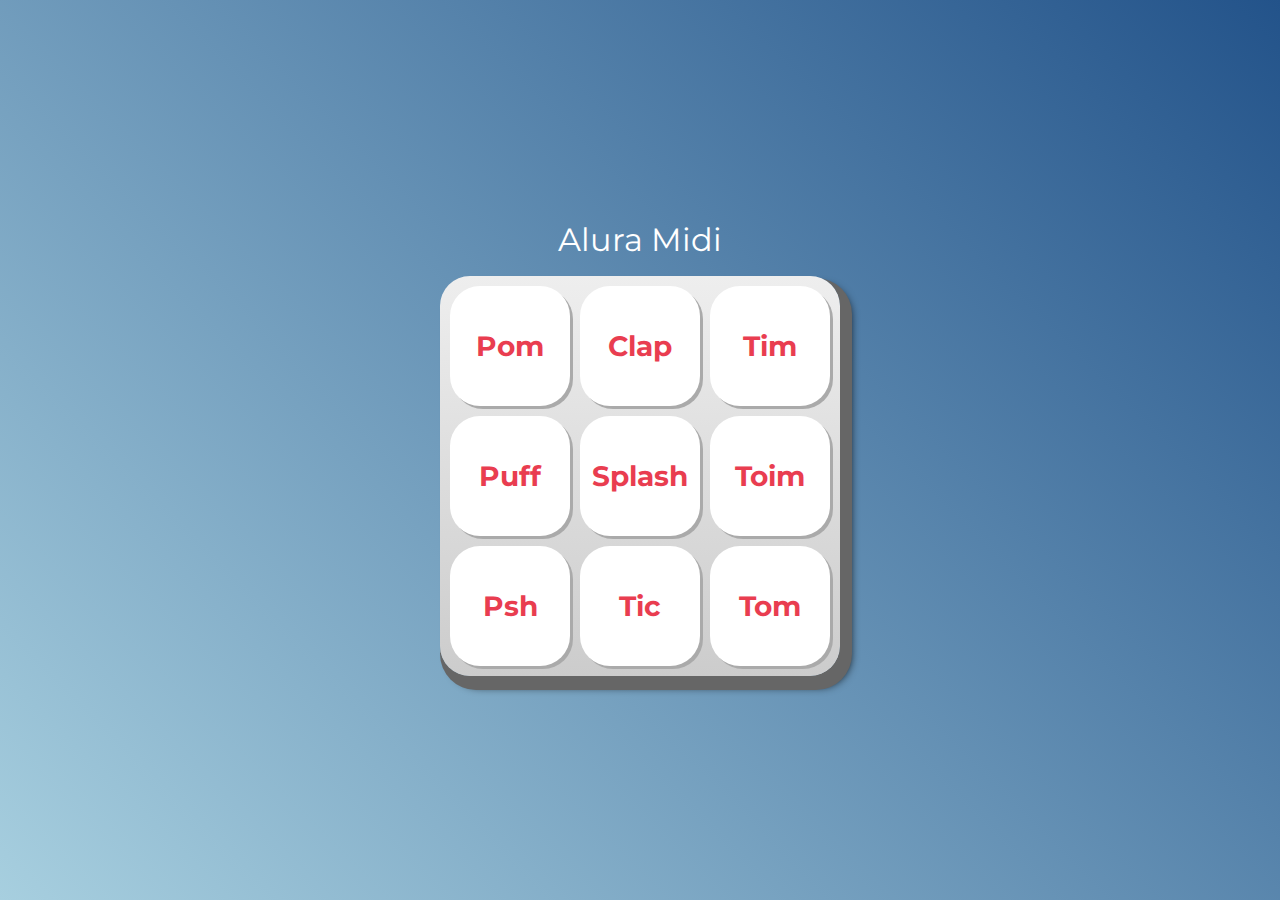
<file: aluramid/aluramidi-curso-arquivos-iniciais/index.html>
<!DOCTYPE html>
<html lang="pt-BR">
<head>
    <meta charset="UTF-8">
    <meta http-equiv="X-UA-Compatible" content="IE=edge">
    <meta name="viewport" content="width=device-width, initial-scale=1.0">

    <title>Alura MIDI</title>

    <link rel="preconnect" href="https://fonts.googleapis.com">
    <link rel="preconnect" href="https://fonts.gstatic.com" crossorigin>
    <link href="https://fonts.googleapis.com/css2?family=Montserrat:wght@500;600&display=swap" rel="stylesheet">

    <link rel="icon" type="image/png" href="images/bateria.png">
    <link rel="stylesheet" href="css/reset.css">
    <link rel="stylesheet" href="css/estilos.css">

    
</head>
<body>

    <h1>Alura Midi</h1>

    <section class="teclado">
        <button class="tecla tecla_pom">Pom</button>
        <button class="tecla tecla_clap">Clap</button>
        <button class="tecla tecla_tim">Tim</button>

        <button class="tecla tecla_puff">Puff</button>
        <button class="tecla tecla_splash">Splash</button>
        <button class="tecla tecla_toim">Toim</button>

        <button class="tecla tecla_psh">Psh</button>
        <button class="tecla tecla_tic">Tic</button>
        <button class="tecla tecla_tom">Tom</button>
    </section>

    <audio src="sounds/keyq.wav" id="som_tecla_pom"></audio>
    <audio src="sounds/keyw.wav" id="som_tecla_clap"></audio>
    <audio src="sounds/keye.wav" id="som_tecla_tim"></audio>
    <audio src="sounds/keya.wav" id="som_tecla_puff"></audio>
    <audio src="sounds/keys.wav" id="som_tecla_splash"></audio>
    <audio src="sounds/keyd.wav" id="som_tecla_toim"></audio>
    <audio src="sounds/keyz.wav" id="som_tecla_psh"></audio>
    <audio src="sounds/keyx.wav" id="som_tecla_tic"></audio>
    <audio src="sounds/keyc.wav" id="som_tecla_tom"></audio>

    <script src="main.js"></script>
</body>
</html>
</file>
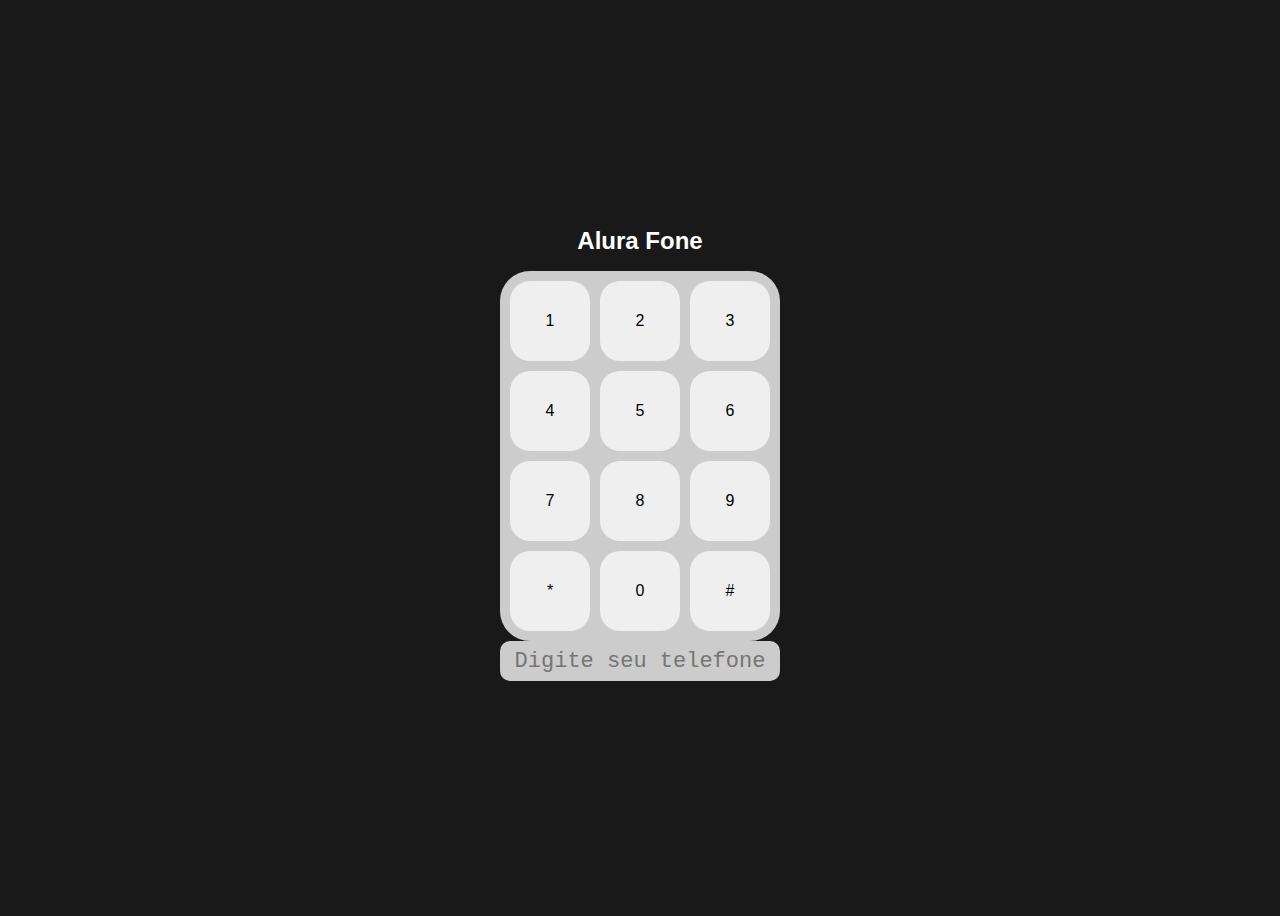
<file: aluramid/desafio.html>
<!DOCTYPE html>
<html lang="pt-BR">
<head>
    <meta charset="UTF-8">
    <meta http-equiv="X-UA-Compatible" content="IE=edge">
    <meta name="viewport" content="width=device-width, initial-scale=1.0">
    <link rel="stylesheet" href="desafio.estilo.css">
</head>
<body>
<h1> Alura Fone </h1>
 <section class="teclado">
    <input type="button" value="1">
    <input type="button" value="2">
    <input type="button" value="3">
    <input type="button" value="4">
    <input type="button" value="5">
    <input type="button" value="6">
    <input type="button" value="7">
    <input type="button" value="8">
    <input type="button" value="9">
    <input type="button" value="*">
    <input type="button" value="0">
    <input type="button" value="#">
  </section>
  
  <input type="tel" placeholder="Digite seu telefone">

</body>
</html>
</file>
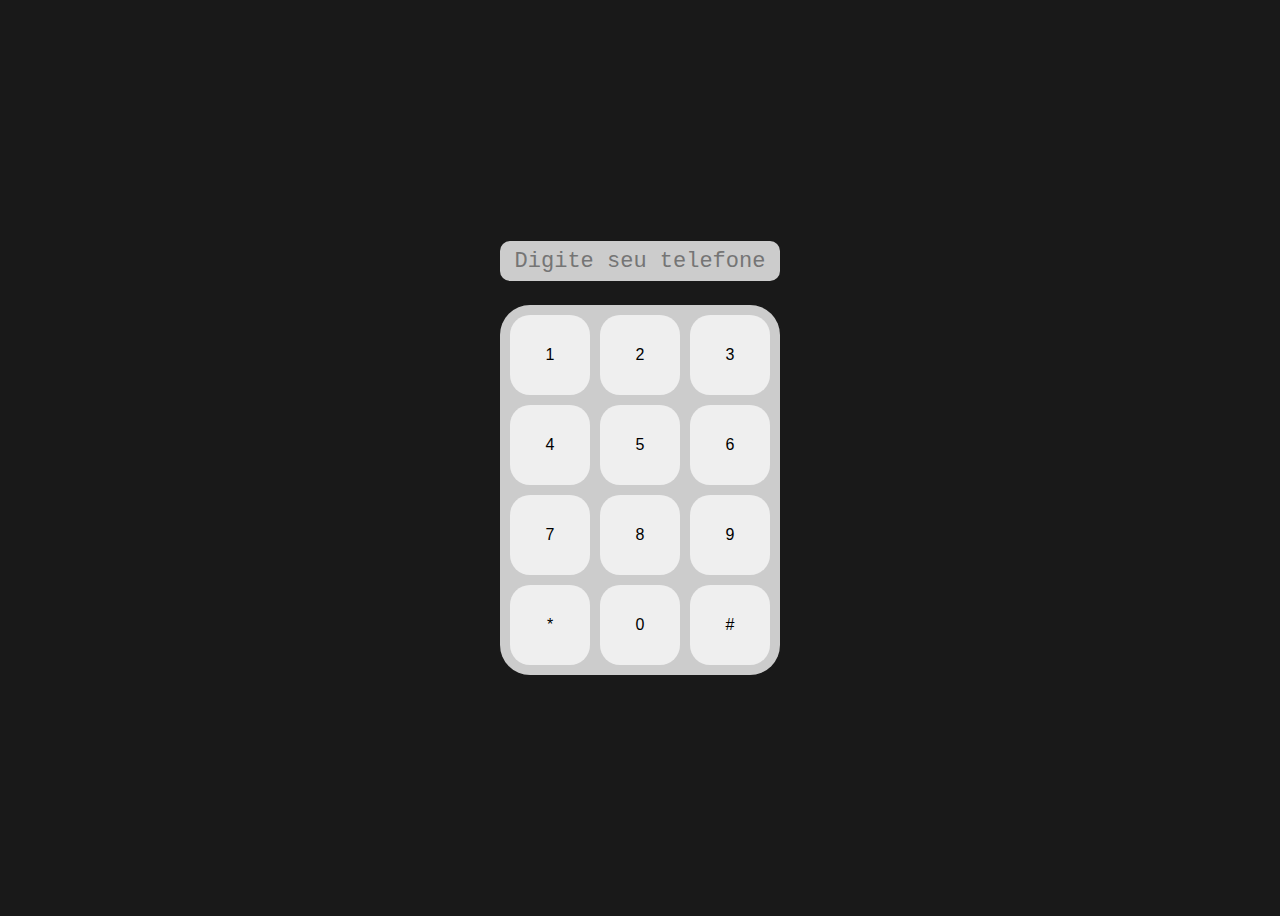
<file: aluramid/desafio2.html>
<!DOCTYPE html>
<html lang="pt-BR">
<head>
    <meta charset="UTF-8">
    <meta http-equiv="X-UA-Compatible" content="IE=edge">
    <meta name="viewport" content="width=device-width, initial-scale=1.0">
    <link rel="stylesheet" href="desafio2.css">
    <link rel="stylesheet" href="desafio2.js">
    <title> Alura Fone</title>
</head>
<body>
<input type="tel" placeholder="Digite seu telefone">
 <section class="teclado">
   <input type="button" value="1">
    <input type="button" value="2">
    <input type="button" value="3">
    <input type="button" value="4">
    <input type="button" value="5">
    <input type="button" value="6">
    <input type="button" value="7">
    <input type="button" value="8">
    <input type="button" value="9">
    <input type="button" value="*">
    <input type="button" value="0">
    <input type="button" value="#">
  </section>

</body>
</html>
</file>
<file: aluramid/aluramidi-curso-arquivos-iniciais/css/estilos.css>
:root {
  --cinza: #aaa;
  --vermelha: #e93d50;
  --vermelha-escura: #af303f;
  --branca: #fff;
  --luz: rgb(229, 255, 0);
}

body {
  align-items: center;
  background: linear-gradient(45deg, #a7cfdf 0%,#23538a 100%);
  display: flex;
  justify-content: center;
  flex-direction: column;
  font-family: 'Montserrat', sans-serif;
  min-height: 100vh;
}

h1 {
  color: var(--branca);
  margin-bottom: 20px;
  font-size: 2rem;
}

.teclado {
  background: linear-gradient(to bottom, #eeeeee 0%,#cccccc 100%);
  box-shadow: 6px 8px 0 6px #666, 10px 10px 10px #000;
  border-radius: 30px;
  display: grid;
  gap: 10px;
  grid-template-columns: repeat(3, 1fr);
  padding: 10px;
}

.tecla {
  background-color: var(--branca);
  border-radius: 30px;
  box-shadow: 3px 3px 0 var(--cinza);
  color: var(--vermelha);
  cursor: pointer;
  height: 120px;
  font-size: 1.75em;
  font-weight: bold;
  line-height: 120px;
  text-align: center;
  width: 120px;
}

.tecla.ativa,
.tecla:active {
  background-color: var(--vermelha);
  border: 4px solid  var(--vermelha);
  box-shadow: 3px 3px 0 var(--vermelha-escura) inset;
  color: var(--branca);
  outline: none;
}

.tecla.focus,
.tecla:focus {
  outline: none;
  box-shadow: 1px 1px 10px var(--luz);
}

.tecla.active:focus,
.tecla:active:focus {
  box-shadow: 3px 3px 0 var(--vermelha-escura) inset, 1px 1px 10px var(--luz);
}
</file>
<file: aluramid/desafio.estilo.css>
* {
    box-sizing: border-box;
  }
  
  body {
    display: flex;
    justify-content: center;
    align-items: center;
    flex-direction: column;
    background-color: #191919;
    min-height: 100vh;
  }
  
  input {
    border: none;
    color: inherit;
    font-size: inherit;
    font-weight: inherit;
    font-family: inherit;
  }
  
  h1 {
    font-family: 'Montserrat', sans-serif;
    font-size: 24px;
    color: #fff;
  }
  
  .teclado {
    display: grid;
    grid-template-columns: repeat(3, 1fr);
    gap: 10px; 
    background-color: #cccccc;
    border-radius: 30px;
    padding: 10px;
  }
  
  input[type=button] {
    border-radius: 20px;
    cursor: pointer;
    font-family: 'Montserrat', sans-serif;
    height: 80px;
    width: 80px;
  }
  
  input[type=tel] {
    background-color: #cccccc;
    border-radius: 10px;
    font-family: monospace;
    font-size: 22px;
    height: 40px;
    margin-bottom: 24px;
    padding: 10px;
    text-align: center;
    width: 280px;
  }
</file>
<file: aluramid/desafio2.css>
* {
    box-sizing: border-box;
  /*   margin: 0;
    padding: 0; */
  }
  
  body {
    display: flex;
    justify-content: center;
    align-items: center;
    flex-direction: column;
  
    background-color: #191919;
    min-height: 100vh;
  }
  
  input {
    border: none;
    color: inherit;
    font-size: inherit;
    font-weight: inherit;
    font-family: inherit;
  }
  
  h1 {
    font-family: 'Montserrat', sans-serif;
    font-size: 24px;
    color: #fff;
  }
  
  .teclado {
    display: grid;
    grid-template-columns: repeat(3, 1fr);
    gap: 10px; 
  
    background-color: #cccccc;
    border-radius: 30px;
  
    padding: 10px;
  }
  
  input[type=button] {
    border-radius: 20px;
    cursor: pointer;
    font-family: 'Montserrat', sans-serif;
    height: 80px;
    width: 80px;
  }
  
  input[type=tel] {
    background-color: #cccccc;
    border-radius: 10px;
    font-family: monospace;
    font-size: 22px;
    height: 40px;
    margin-bottom: 24px;
    padding: 10px;
    text-align: center;
    width: 280px;
  }
  
  .ativa {
    background-color: yellow;
  }
</file>
